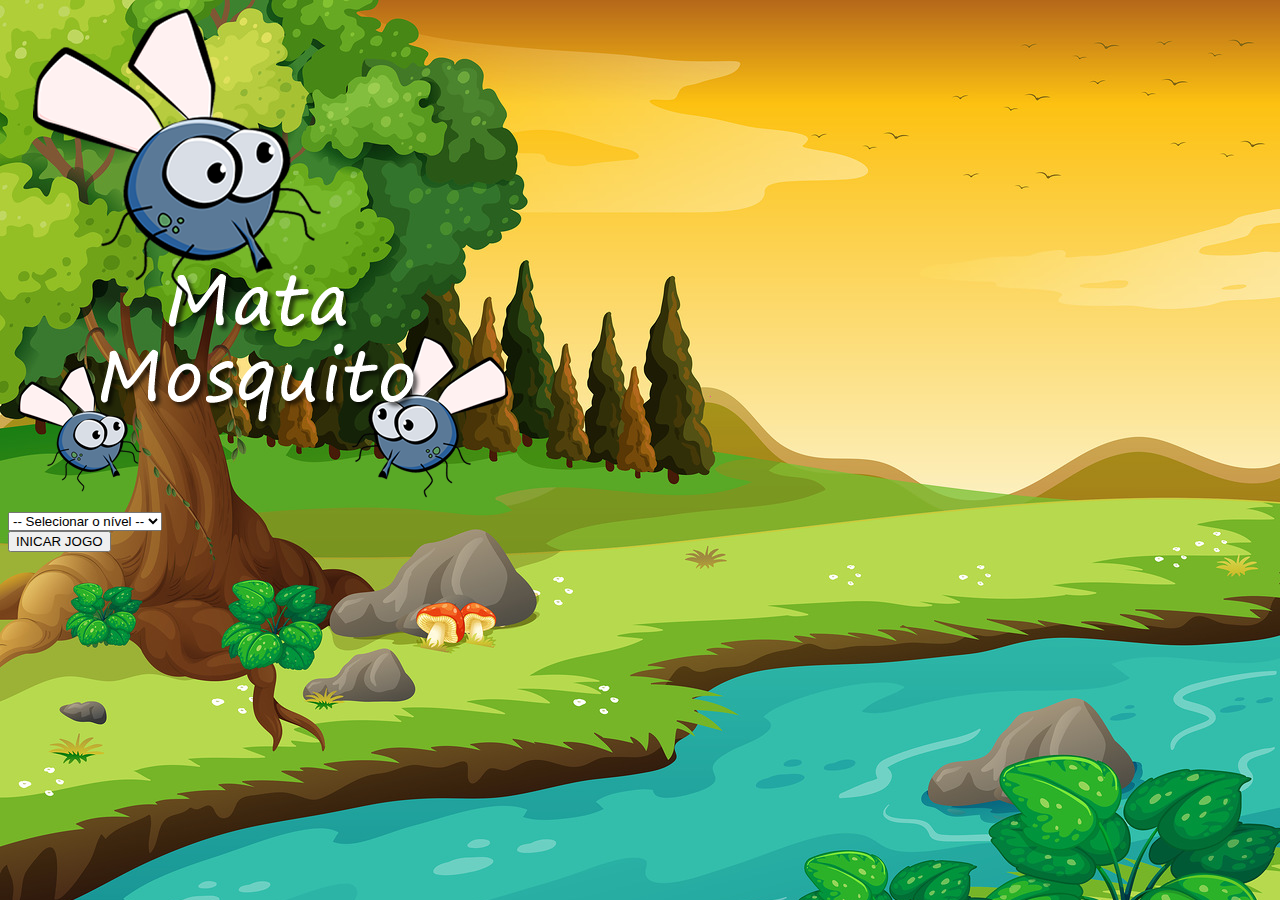
<file: index.html>
<!DOCTYPE html>
<html lang="pt-br">
    <head>
        <meta charset="UTF-8">
        <meta http-equiv="X-UA-Compatible" content="IE=edge">
        <meta name="viewport" content="width=device-width, initial-scale=1.0">
        <title>Menu</title>
        <link rel="stylesheet" href="estilo.css">
        <link href="https://cdn.jsdelivr.net/npm/bootstrap@5.3.0-alpha3/dist/css/bootstrap.min.css" rel="stylesheet" integrity="sha384-KK94CHFLLe+nY2dmCWGMq91rCGa5gtU4mk92HdvYe+M/SXH301p5ILy+dN9+nJOZ" crossorigin="anonymous">
        <script src="js.js"></script>
        <script>
            function iniciarJogo() {
                var nivel = document.getElementById('nivel').value //Usamos .value para a variável receber o que está dentro do elemento html

                if (nivel === '') {
                    alert('Selecione um nível para inicar')
                    return false //Usamos false para finalizar o loop
                }

                window.location.href = "app.html?" + nivel
            }
        </script>


    </head>

    <body> 

        <div class="container">
            <div class="row">
                <div class="col">
                    <div class="d-flex justify-content-center">
                        <img src="imagens/game.png" alt="">
                    </div>
                </div>
            </div>

            <div class="row">
                <div class="col">
                    <div class="d-flex justify-content-center">
                        <div class="mb-2">
                            <select class="formcontrol" name="" id="nivel">
                                <option value="">-- Selecionar o nível --</option>
                                <option value="normal">Normal</option>
                                <option value="dificil">Difícil</option>
                                <option value="chucknorris">Chuck Norris</option>
                            </select>
                        </div>
                    </div>
                </div>
            </div>

            <div class="row">
                <div class="col">
                    <div class="d-flex justify-content-center">
                        <button onclick ="iniciarJogo()" type="button" class="btn btn-danger btn-lg"> INICAR JOGO </button>
                    </div>
                </div>
            </div>

        </div>

    </body>

</html>
</file>
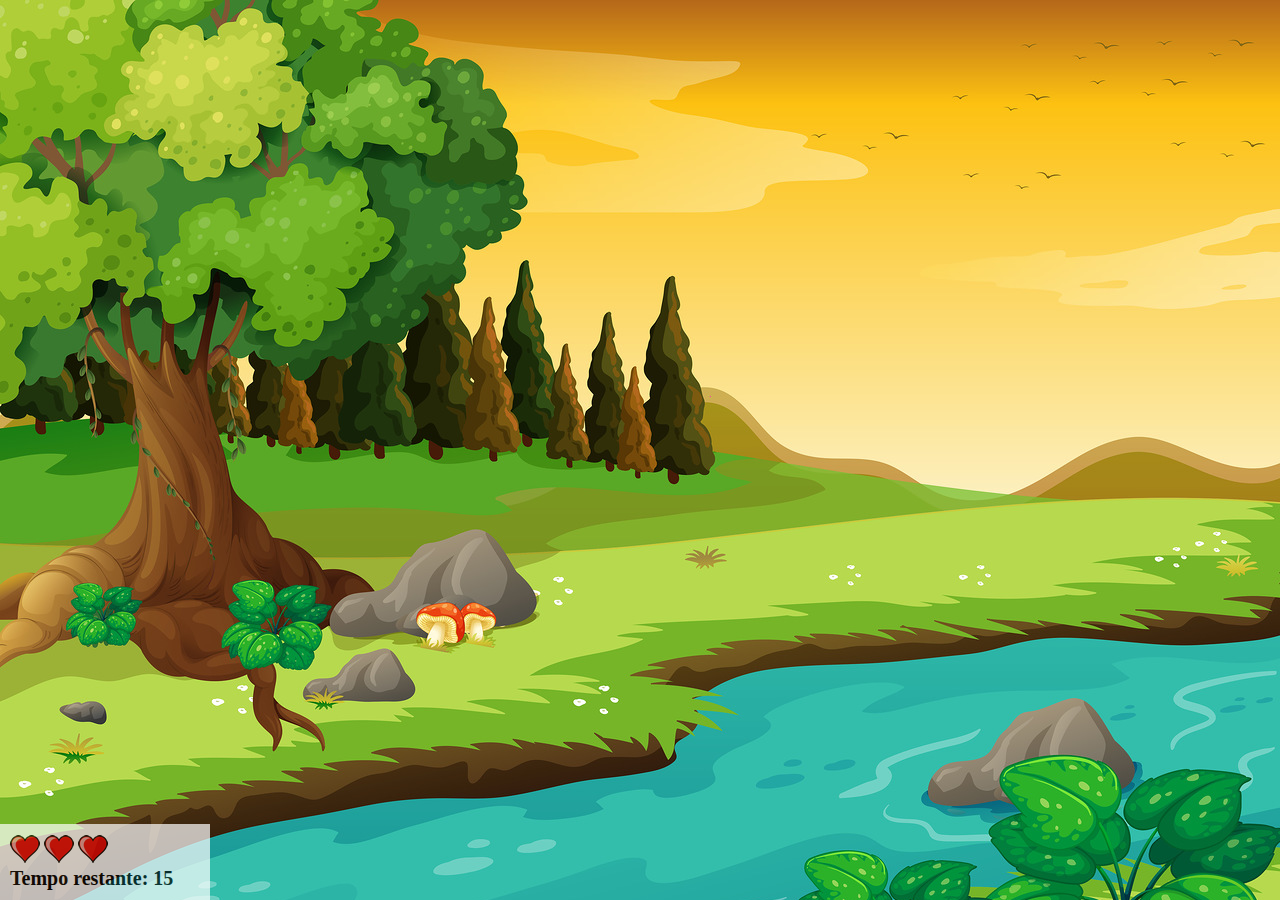
<file: app.html>
<!DOCTYPE html>
<html lang="pt-br">
    <head>
        <meta charset="UTF-8">
        <meta http-equiv="X-UA-Compatible" content="IE=edge">
        <meta name="viewport" content="width=device-width, initial-scale=1.0">
        <title>Gameplay</title>
        <link rel="stylesheet" href="estilo.css">
        <script src="js.js"></script>

    </head>

    <!--onresize executa a função para alterar os valores nela-->
    <body onresize="ajustaTamanhoPalcoJogo()"> 

        <div class="painel">
            <div class="vidas">
                <img id="v1" src="imagens/coracao_cheio.png" alt="">
                <img id="v2" src="imagens/coracao_cheio.png" alt="">
                <img id="v3" src="imagens/coracao_cheio.png" alt="">
            </div>

            <div class="cronometro">Tempo restante: <span id="cronometro"></span></div>
        </div>

        <script>
            
            document.getElementById('cronometro').innerHTML = tempo //adicionamos no html também para que o programa inicie já com o dado impresso

            /*Executar a cada 1000ms*/
            var criaMosquito = setInterval(function() {
                posicaoRandomica()
            }, criaMosquitoTempo)
        </script>
        
    </body>
</html>
</file>
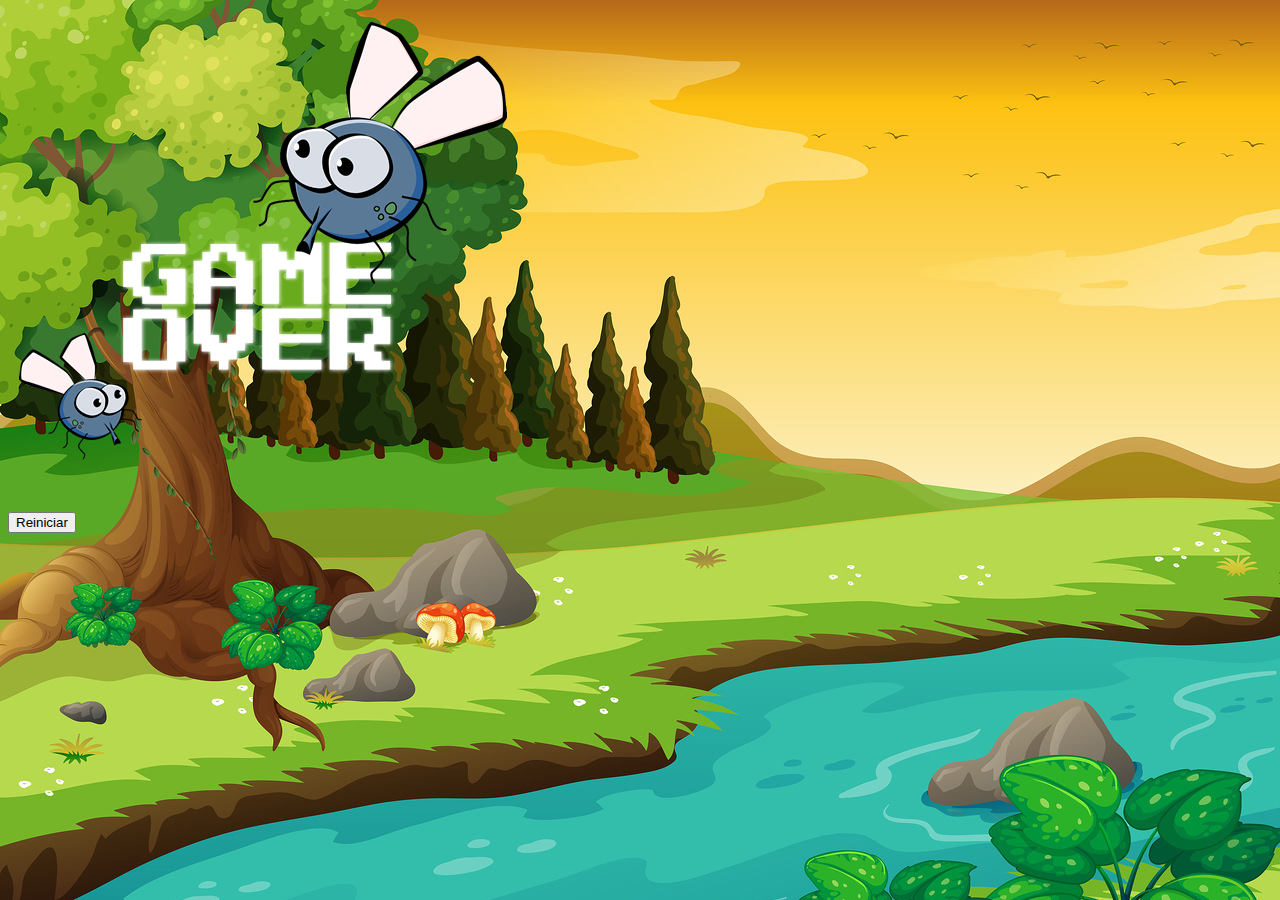
<file: fim.html>
<!DOCTYPE html>
<html lang="pt-br">
    <head>
        <meta charset="UTF-8">
        <meta http-equiv="X-UA-Compatible" content="IE=edge">
        <meta name="viewport" content="width=device-width, initial-scale=1.0">
        <title>Game Over</title>
        <link rel="stylesheet" href="estilo.css">
        <link href="https://cdn.jsdelivr.net/npm/bootstrap@5.3.0-alpha3/dist/css/bootstrap.min.css" rel="stylesheet" integrity="sha384-KK94CHFLLe+nY2dmCWGMq91rCGa5gtU4mk92HdvYe+M/SXH301p5ILy+dN9+nJOZ" crossorigin="anonymous">
        <script src="js.js"></script>

    </head>

    <body> 

        <div class="container">
            <div class="row">
                <div class="col">
                    <div class="d-flex justify-content-center">
                        <img src="imagens/game_over.png" alt="">
                    </div>
                </div>
            </div>

            <div class="row">
                <div class="col">
                    <div class="d-flex justify-content-center">
                        <button onclick="window.location.href = 'index.html'" type="button" class="btn btn-dark btn-lg"> Reiniciar </button>
                    </div>
                </div>
            </div>

        </div>

    </body>

</html>
</file>
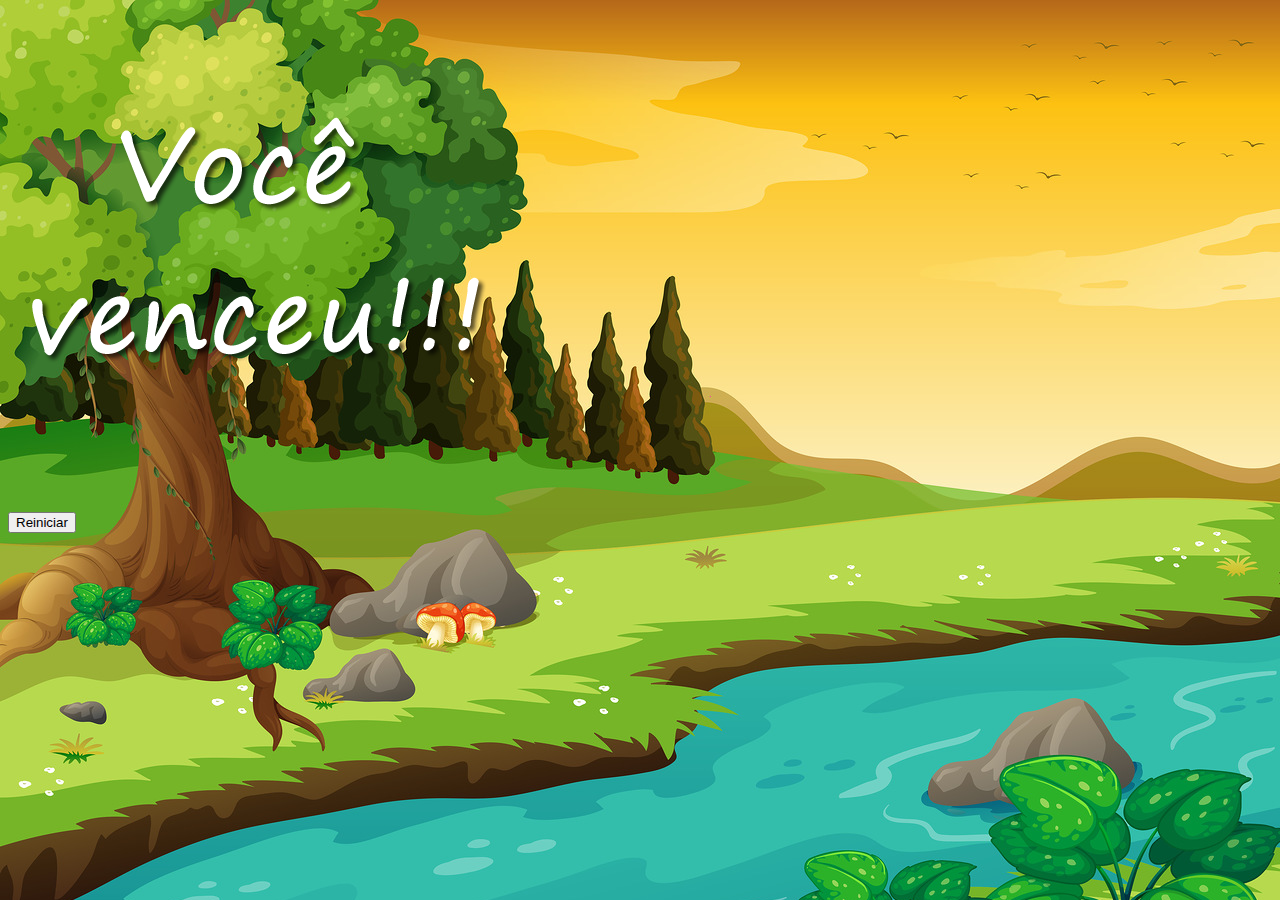
<file: vitoria.html>
<!DOCTYPE html>
<html lang="pt-br">
    <head>
        <meta charset="UTF-8">
        <meta http-equiv="X-UA-Compatible" content="IE=edge">
        <meta name="viewport" content="width=device-width, initial-scale=1.0">
        <title>Vitória!</title>
        <link rel="stylesheet" href="estilo.css">
        <link href="https://cdn.jsdelivr.net/npm/bootstrap@5.3.0-alpha3/dist/css/bootstrap.min.css" rel="stylesheet" integrity="sha384-KK94CHFLLe+nY2dmCWGMq91rCGa5gtU4mk92HdvYe+M/SXH301p5ILy+dN9+nJOZ" crossorigin="anonymous">
        <script src="js.js"></script>

    </head>

    <body> 

        <div class="container">
            <div class="row">
                <div class="col">
                    <div class="d-flex justify-content-center">
                        <img src="imagens/vitoria.png" alt="">
                    </div>
                </div>
            </div>

            <div class="row">
                <div class="col">
                    <div class="d-flex justify-content-center">
                        <button onclick="window.location.href = 'index.html'" type="button" class="btn btn-dark btn-lg"> Reiniciar </button>
                    </div>
                </div>
            </div>

        </div>

    </body>

</html>
</file>
<file: estilo.css>
/*Aplicamos o bg do app e o no-repeat*/
html {
    cursor: url(imagens/mata_mosca.png) 30 30, auto;
} /*Os pixels são para alterar o ponto funcional de clique*/

body {
    background-image: url(imagens/bg.jpg);
    background-repeat: no-repeat;
}

.mosquito1 {
    width: 50px;
    height: 50px;
}

.mosquito2 {
    width: 100px;
    height: 100px;
}

.mosquito3 {
    width: 150px;
    height: 150px;
}

.ladoA {
    transform: scaleX(1);
}
/*Para fazermos o flip, usamos o código abaixo:*/
.ladoB{
    transform: scaleX(-1);
}

.painel{
    position: absolute;
    width: 190px;
    padding: 10px;
    left: 0px;
    bottom: 0px;
    border-top: solid 1px #fff;
    background-color: #fff;
    opacity: 0.7;
}

.vidas {
    float: left;
}

.cronometro{
    float: left;
    font-size: 20px;
    font-weight: bold;
}
</file>
